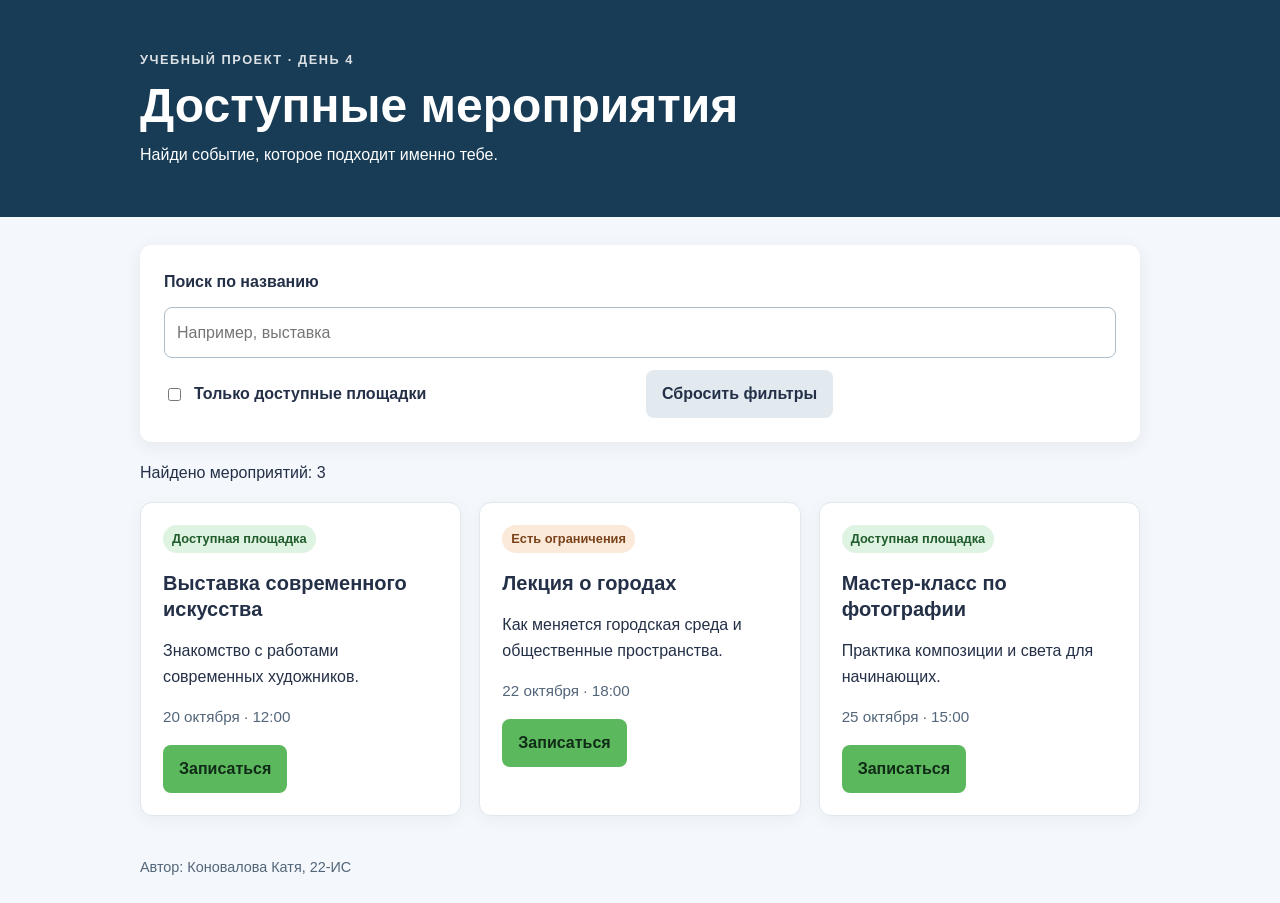
<file: static/day4/index.html>
<!doctype html>
<html lang="ru">
<head>
  <meta charset="utf-8">
  <meta name="viewport" content="width=device-width, initial-scale=1">
  <title>День 4 — Доступные мероприятия</title>
  <link rel="stylesheet" href="style.css">
</head>
<body>
  <header class="site-header">
    <div class="container">
      <p class="eyebrow">Учебный проект · День 4</p>
      <h1>Доступные мероприятия</h1>
      <p>Найди событие, которое подходит именно тебе.</p>
    </div>
  </header>
  <main class="container">
    <section class="filters" aria-label="Поиск мероприятий">
      <label for="search">Поиск по названию</label>
      <input id="search" type="search" placeholder="Например, выставка">
      <label class="check-label"><input id="accessible" type="checkbox"> Только доступные площадки</label>
      <button id="reset" type="button" class="button button-secondary">Сбросить фильтры</button>
    </section>
    <p id="result-count" aria-live="polite"></p>
    <section id="events" class="event-grid" aria-label="Список мероприятий">
      <article class="event-card" data-title="Выставка современного искусства" data-accessible="true">
        <span class="tag">Доступная площадка</span><h2>Выставка современного искусства</h2>
        <p>Знакомство с работами современных художников.</p><p class="event-meta">20 октября · 12:00</p>
        <button class="button register-button" type="button">Записаться</button>
      </article>
      <article class="event-card" data-title="Лекция о городах" data-accessible="false">
        <span class="tag tag-muted">Есть ограничения</span><h2>Лекция о городах</h2>
        <p>Как меняется городская среда и общественные пространства.</p><p class="event-meta">22 октября · 18:00</p>
        <button class="button register-button" type="button">Записаться</button>
      </article>
      <article class="event-card" data-title="Мастер-класс по фотографии" data-accessible="true">
        <span class="tag">Доступная площадка</span><h2>Мастер-класс по фотографии</h2>
        <p>Практика композиции и света для начинающих.</p><p class="event-meta">25 октября · 15:00</p>
        <button class="button register-button" type="button">Записаться</button>
      </article>
    </section>
    <p id="notification" class="notification" role="status" hidden></p>
    <footer>Автор: Коновалова Катя, 22-ИС</footer>
  </main>
  <script src="script.js"></script>
</body>
</html>
</file>
<file: static/day4/style.css>
:root{font-family:Arial,Helvetica,sans-serif;color:#243047;background:#f4f7fb;font-size:16px}*{box-sizing:border-box}body{margin:0;line-height:1.6}.container{width:min(100% - 32px,1000px);margin:0 auto}.site-header{background:#183b56;color:#fff;padding:42px 0}.site-header h1{font-size:clamp(2rem,5vw,3rem);line-height:1.15;margin:8px 0}.site-header p{margin:8px 0}.eyebrow{text-transform:uppercase;letter-spacing:.12em;font-size:.8rem;font-weight:bold;opacity:.85}.filters{display:grid;gap:12px;background:#fff;padding:24px;margin:28px 0 18px;border-radius:12px;box-shadow:0 4px 18px #17324d12}.filters label{font-weight:700}.filters input[type=search]{width:100%;padding:12px;border:1px solid #aebdca;border-radius:8px;font:inherit}.check-label{display:flex;gap:10px;align-items:center}.button{border:0;border-radius:8px;padding:11px 16px;background:#5cb85c;color:#102b18;font:inherit;font-weight:700;cursor:pointer}.button:hover{filter:brightness(.95)}.button:focus-visible,input:focus-visible{outline:3px solid #f0b429;outline-offset:3px}.button-secondary{background:#e2eaf0;color:#243047;justify-self:start}.event-grid{display:grid;grid-template-columns:repeat(auto-fit,minmax(min(100%,260px),1fr));gap:18px}.event-card{background:#fff;border:1px solid #e0e7ed;border-radius:12px;padding:22px;box-shadow:0 4px 18px #17324d0c}.event-card h2{font-size:1.25rem;line-height:1.3}.event-card[hidden]{display:none}.tag{display:inline-block;background:#dff3e2;color:#205c2c;padding:4px 9px;border-radius:20px;font-size:.8rem;font-weight:bold}.tag-muted{background:#fbe9d9;color:#7a431b}.event-meta{color:#526579;font-size:.95rem}.notification{background:#e1f4e5;border-left:4px solid #5cb85c;padding:12px 16px;border-radius:6px}footer{margin:40px 0 24px;color:#526579;font-size:.9rem}@media(min-width:700px){.filters{grid-template-columns:1fr 1fr;align-items:center}.filters>label:first-child{grid-column:1/-1}.filters input[type=search]{grid-column:1/-1}}@media(prefers-reduced-motion:reduce){*{scroll-behavior:auto!important;transition:none!important}}
</file>
